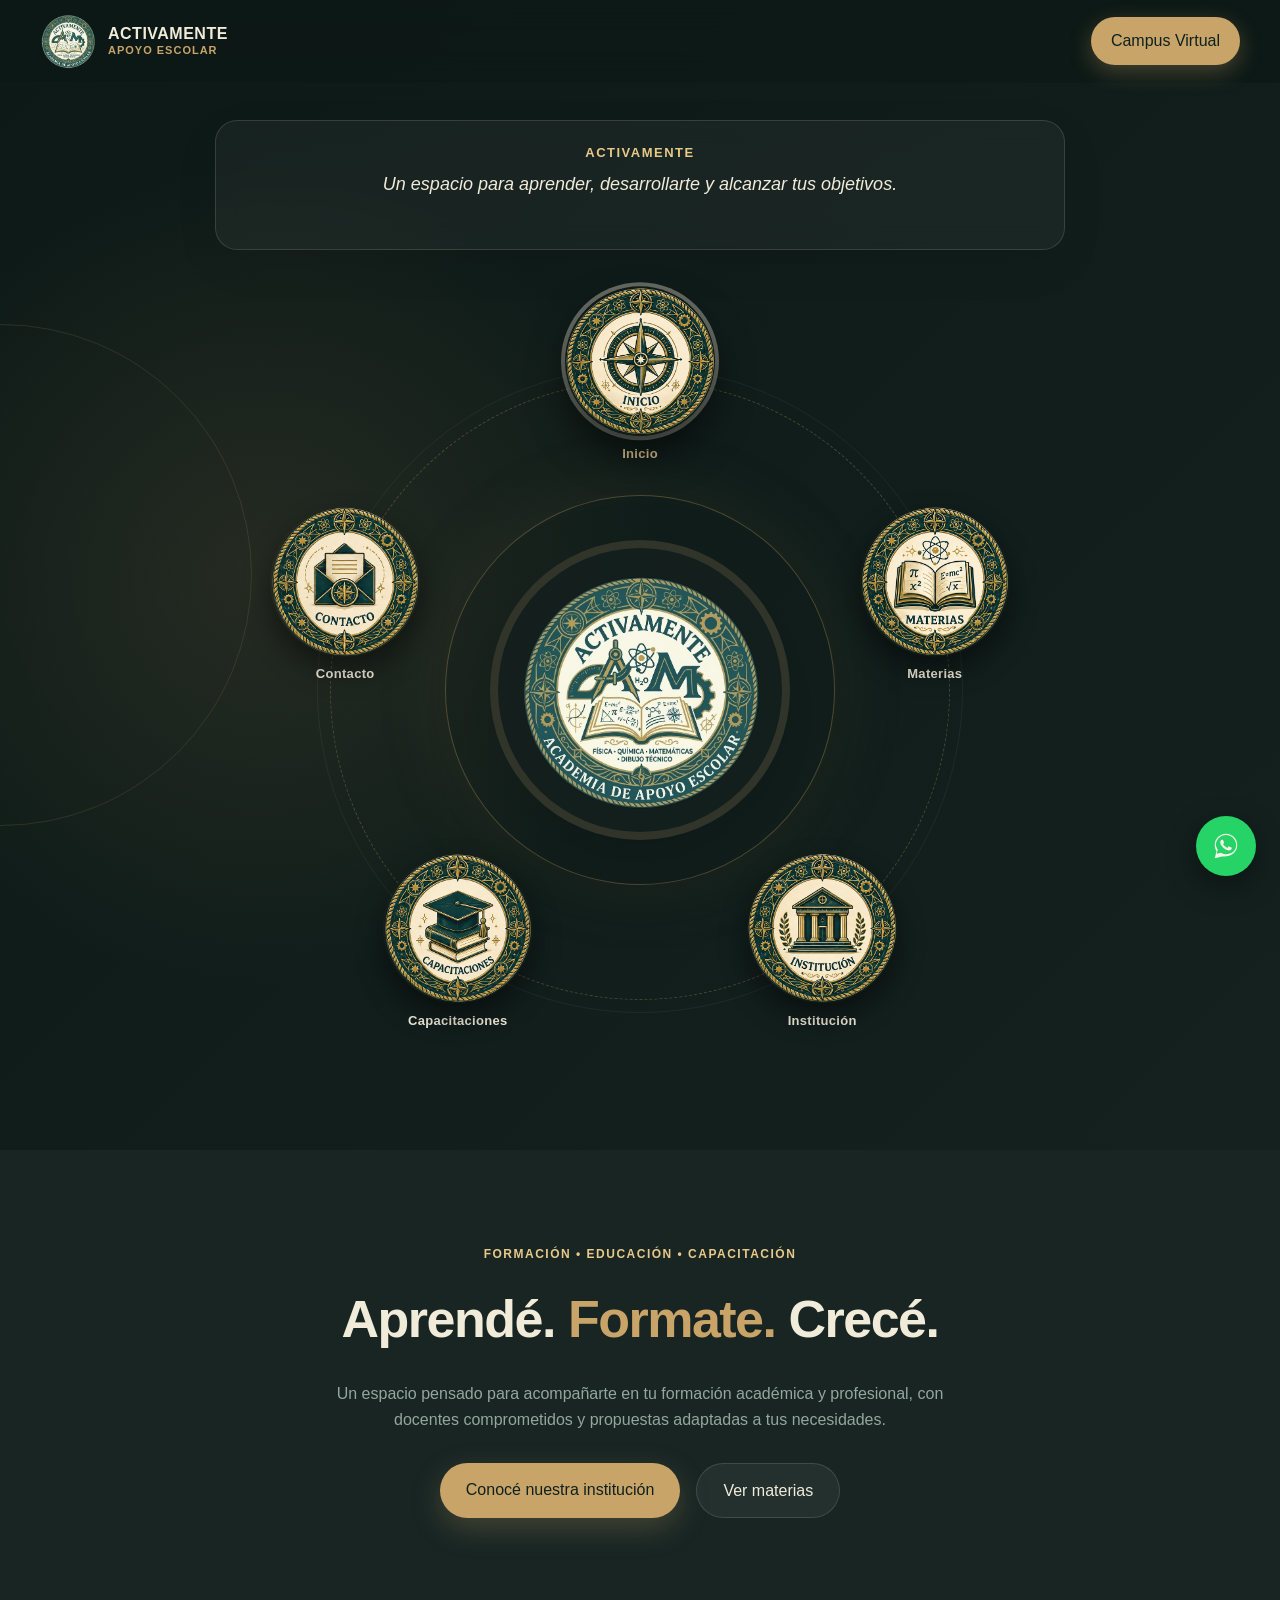
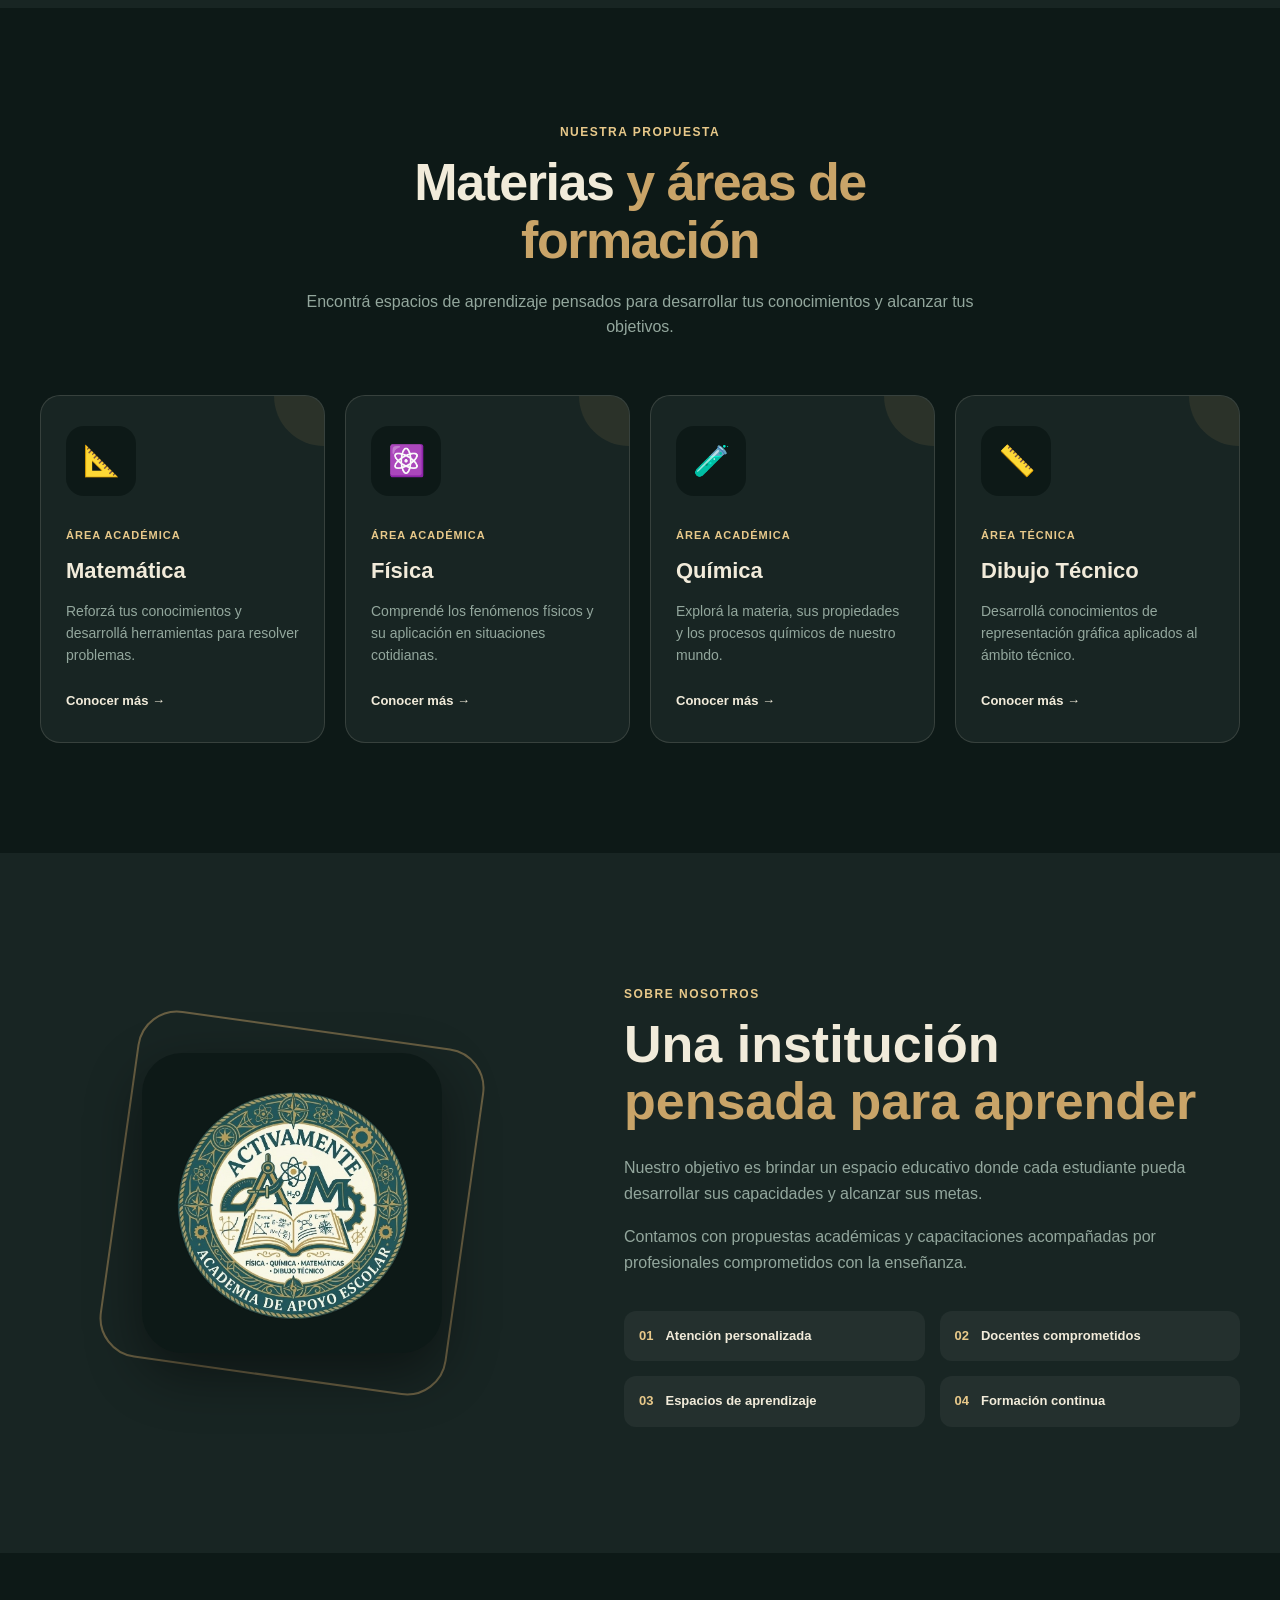
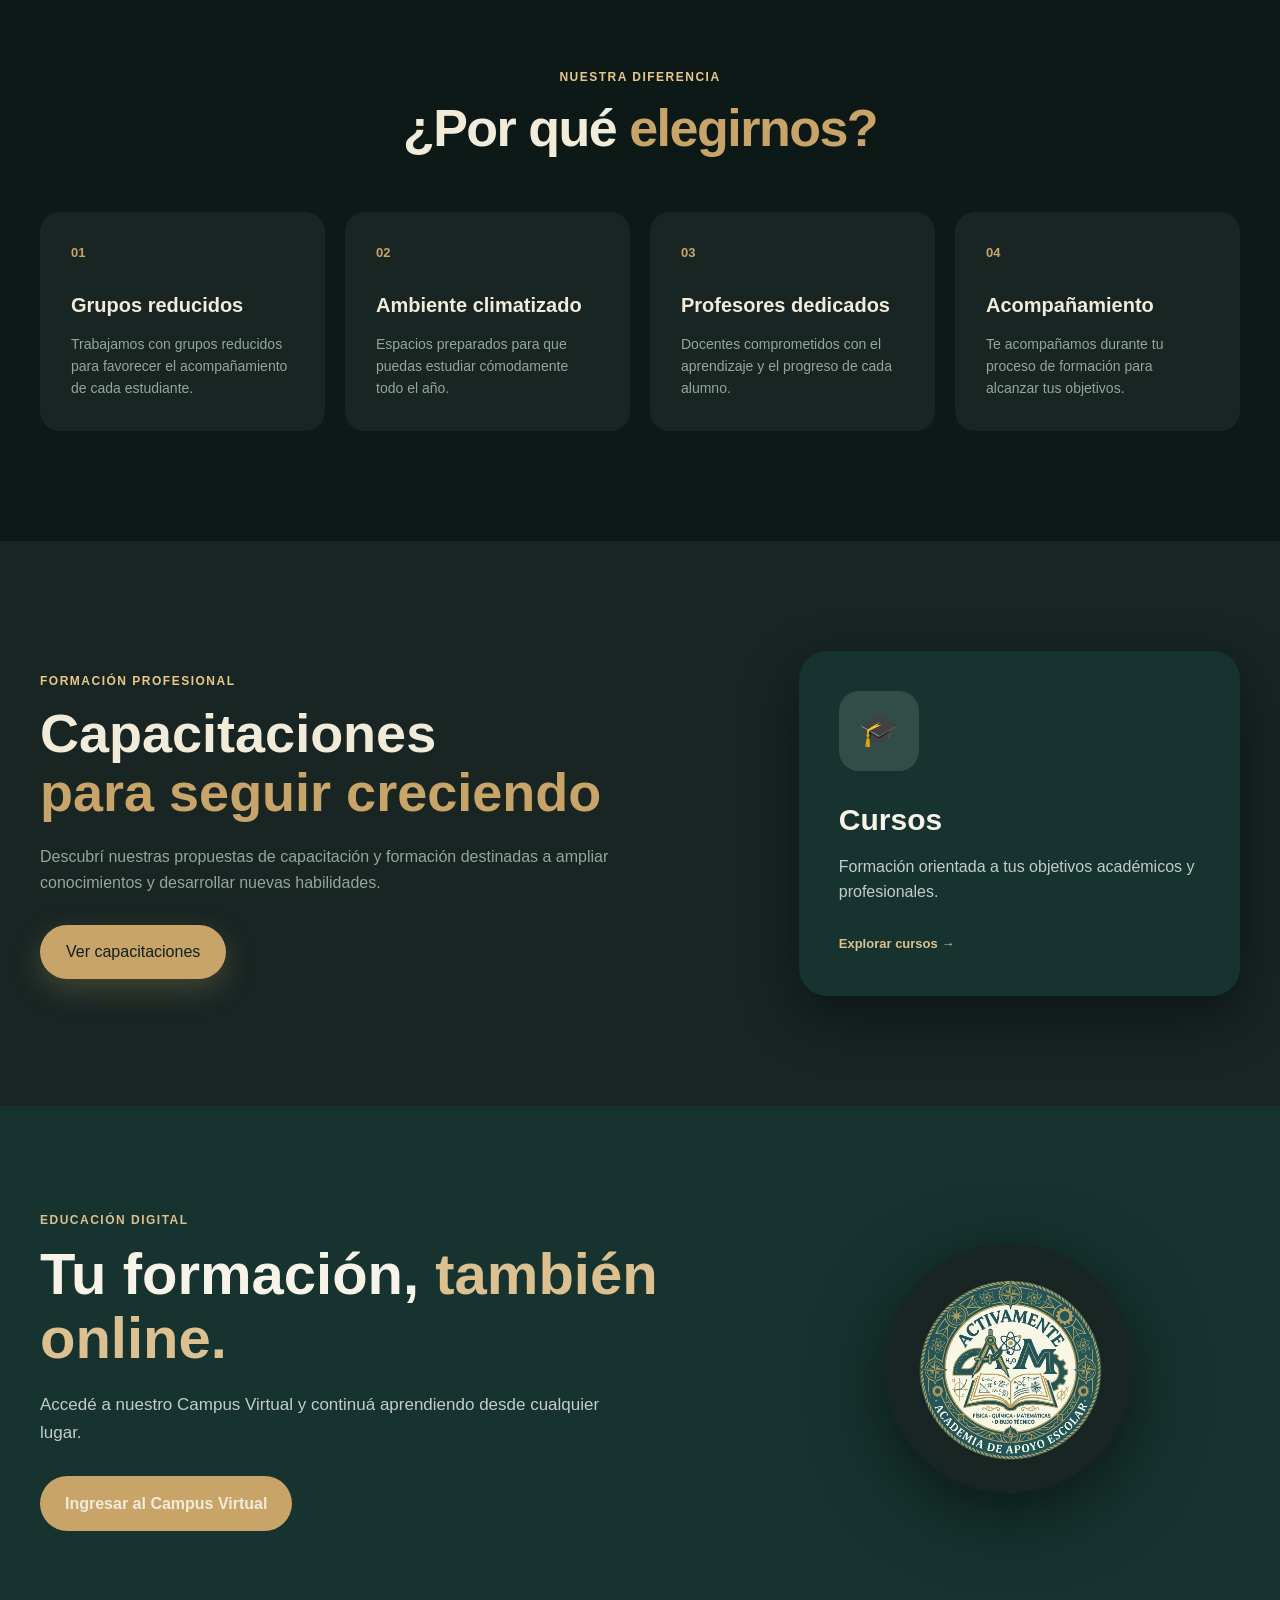
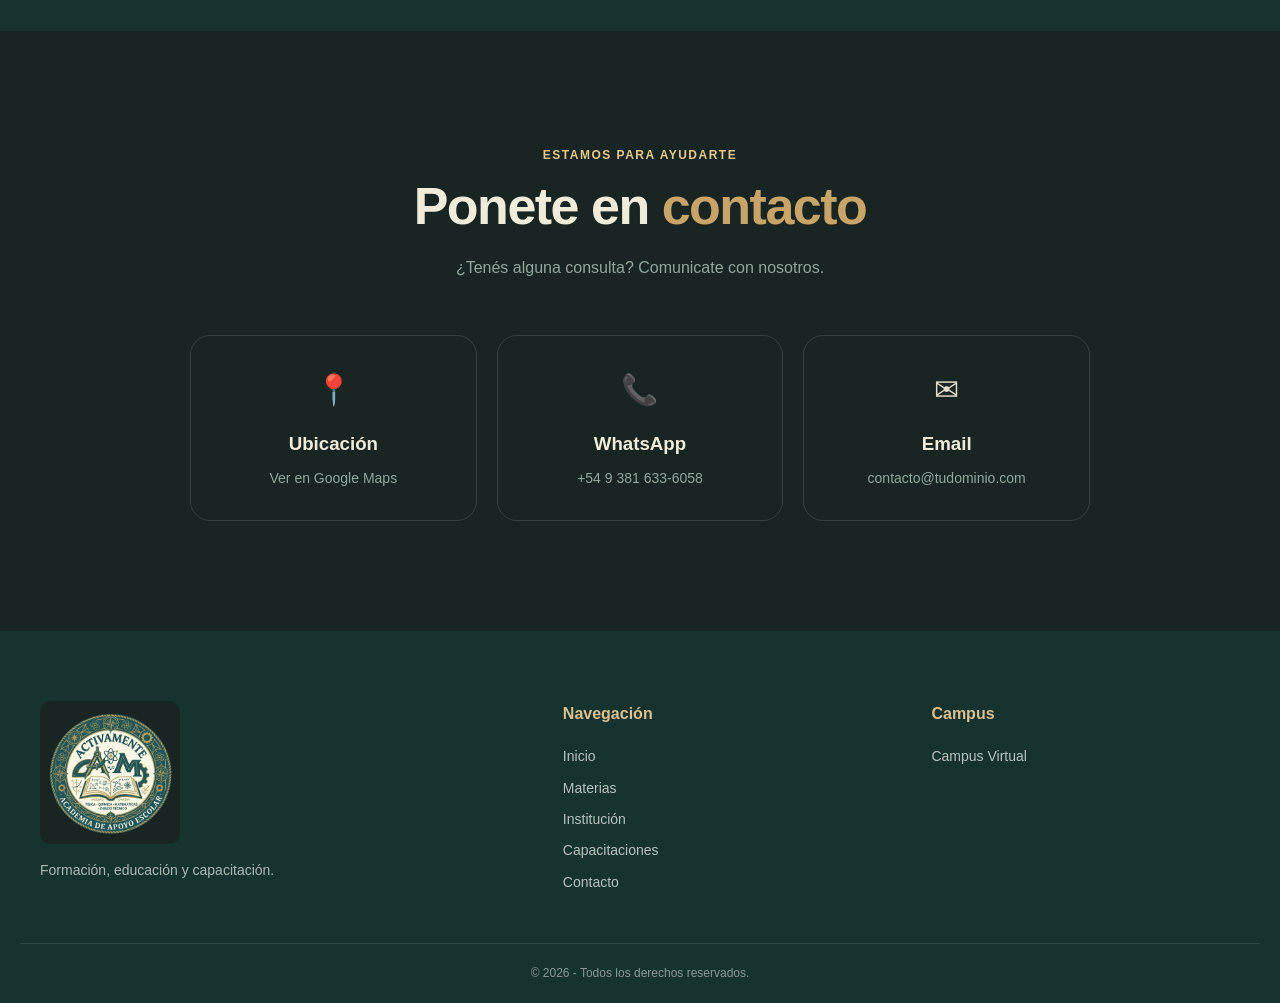
<file: index.html>
<!DOCTYPE html>
<html lang="es">
<head>
<meta charset="UTF-8">
<meta name="viewport" content="width=device-width, initial-scale=1.0">
<title>Preview paleta oscura — Academia Activamente</title>
<link rel="stylesheet" href="css/style.css">
</head>
<body>

<header class="header">
  <nav class="navbar">
    <a href="#inicio" class="logo">
      <img src="assets/logo.png" alt="Logo">
      <span class="logo-text">
        <strong>ACTIVAMENTE</strong>
        <em>Apoyo Escolar</em>
      </span>
    </a>
    <a href="https://campus.activamente.site/" class="btn-campus">Campus Virtual</a>
  </nav>
</header>

<main>
  <section class="hero" id="inicio">
      <div class="hero-subject-info" id="subjectInfo">
      <span class="subject-name" id="subjectName">ACTIVAMENTE</span>
      <p class="subject-quote" id="quoteText">Un espacio para aprender, desarrollarte y alcanzar tus objetivos.</p>
      <span class="subject-author" id="quoteAuthor"></span>
    </div>
    <div class="hero-main">
      <div class="hero-radial">
        <div class="orbit-ring"></div>
        <div class="hero-floating-logo">
          <div class="logo-orbit"></div>
          <div class="logo-container"><img id="subjectIcon" src="assets/logo.png" alt="ACTIVAMENTE"></div>
        </div>
        <div class="hero-subjects">
          <div class="orbit-item" style="--dx:0px; --dy:-310px; --dx-t:0px; --dy-t:-225px;">
            <a href="#inicio" class="orbit-link active">
              <span class="subject-button"><img src="assets/medalla-inicio.png" alt="Inicio"></span>
              <span class="subject-label">Inicio</span>
            </a>
          </div>
          <div class="orbit-item" style="--dx:294.8px; --dy:-95.8px; --dx-t:214px; --dy-t:-69.5px;">
            <a href="#materias" class="orbit-link">
              <span class="subject-button"><img src="assets/medalla-materias.png" alt="Materias"></span>
              <span class="subject-label">Materias</span>
            </a>
          </div>
          <div class="orbit-item" style="--dx:182.2px; --dy:250.8px; --dx-t:132.3px; --dy-t:182px;">
            <a href="#institucion" class="orbit-link">
              <span class="subject-button"><img src="assets/medalla-institucion.png" alt="Institución"></span>
              <span class="subject-label">Institución</span>
            </a>
          </div>
          <div class="orbit-item" style="--dx:-182.2px; --dy:250.8px; --dx-t:-132.3px; --dy-t:182px;">
            <a href="#capacitaciones" class="orbit-link">
              <span class="subject-button"><img src="assets/medalla-capacitaciones.png" alt="Capacitaciones"></span>
              <span class="subject-label">Capacitaciones</span>
            </a>
          </div>
          <div class="orbit-item" style="--dx:-294.8px; --dy:-95.8px; --dx-t:-214px; --dy-t:-69.5px;">
            <a href="#contacto" class="orbit-link">
              <span class="subject-button subject-cursos"><img src="assets/medalla-contacto.png" alt="Contacto"></span>
              <span class="subject-label">Contacto</span>
            </a>

          </div>
        </div>
      </div>
    </div>
  
  </section>


  <section class="presentation">
    <div class="presentation-container">
      <span class="section-tag">Formación • Educación • Capacitación</span>
      <h1>Aprendé. <span>Formate.</span> Crecé.</h1>
      <p>Un espacio pensado para acompañarte en tu formación académica y profesional, con docentes comprometidos y propuestas adaptadas a tus necesidades.</p>
      <div class="presentation-buttons">
        <a href="#institucion" class="btn-primary">Conocé nuestra institución</a>
        <a href="#materias" class="btn-secondary">Ver materias</a>
      </div>
    </div>
  </section>

  <section class="section materias" id="materias">
    <div class="section-header">
      <span class="section-tag">Nuestra propuesta</span>
      <h2>Materias <span>y áreas de formación</span></h2>
      <p>Encontrá espacios de aprendizaje pensados para desarrollar tus conocimientos y alcanzar tus objetivos.</p>
    </div>
    <div class="materias-grid">
      <article class="materia-card">
        <div class="materia-icon">📐</div>
        <div class="materia-content"><span>Área académica</span><h3>Matemática</h3><p>Reforzá tus conocimientos y desarrollá herramientas para resolver problemas.</p><a href="#" class="card-link">Conocer más →</a></div>
      </article>
      <article class="materia-card">
        <div class="materia-icon">⚛️</div>
        <div class="materia-content"><span>Área académica</span><h3>Física</h3><p>Comprendé los fenómenos físicos y su aplicación en situaciones cotidianas.</p><a href="#" class="card-link">Conocer más →</a></div>
      </article>
      <article class="materia-card">
        <div class="materia-icon">🧪</div>
        <div class="materia-content"><span>Área académica</span><h3>Química</h3><p>Explorá la materia, sus propiedades y los procesos químicos de nuestro mundo.</p><a href="#" class="card-link">Conocer más →</a></div>
      </article>
      <article class="materia-card">
        <div class="materia-icon">📏</div>
        <div class="materia-content"><span>Área técnica</span><h3>Dibujo Técnico</h3><p>Desarrollá conocimientos de representación gráfica aplicados al ámbito técnico.</p><a href="#" class="card-link">Conocer más →</a></div>
      </article>
    </div>
  </section>

  <section class="section institution" id="institucion">
    <div class="institution-container">
      <div class="institution-image">
        <div class="image-decoration"></div>
        <img src="assets/logo.png" alt="Nuestra institución">
      </div>
      <div class="institution-content">
        <span class="section-tag">Sobre nosotros</span>
        <h2>Una institución <span>pensada para aprender</span></h2>
        <p>Nuestro objetivo es brindar un espacio educativo donde cada estudiante pueda desarrollar sus capacidades y alcanzar sus metas.</p>
        <p>Contamos con propuestas académicas y capacitaciones acompañadas por profesionales comprometidos con la enseñanza.</p>
        <div class="institution-features">
          <div class="feature"><strong>01</strong><span>Atención personalizada</span></div>
          <div class="feature"><strong>02</strong><span>Docentes comprometidos</span></div>
          <div class="feature"><strong>03</strong><span>Espacios de aprendizaje</span></div>
          <div class="feature"><strong>04</strong><span>Formación continua</span></div>
        </div>
      </div>
    </div>
  </section>

  <section class="section why-us">
    <div class="section-header">
      <span class="section-tag">Nuestra diferencia</span>
      <h2>¿Por qué <span>elegirnos?</span></h2>
    </div>
    <div class="advantages-grid">
      <article class="advantage-card"><div class="advantage-number">01</div><h3>Grupos reducidos</h3><p>Trabajamos con grupos reducidos para favorecer el acompañamiento de cada estudiante.</p></article>
      <article class="advantage-card"><div class="advantage-number">02</div><h3>Ambiente climatizado</h3><p>Espacios preparados para que puedas estudiar cómodamente todo el año.</p></article>
      <article class="advantage-card"><div class="advantage-number">03</div><h3>Profesores dedicados</h3><p>Docentes comprometidos con el aprendizaje y el progreso de cada alumno.</p></article>
      <article class="advantage-card"><div class="advantage-number">04</div><h3>Acompañamiento</h3><p>Te acompañamos durante tu proceso de formación para alcanzar tus objetivos.</p></article>
    </div>
  </section>

  <section class="section training" id="capacitaciones">
    <div class="training-container">
      <div class="training-content">
        <span class="section-tag">Formación profesional</span>
        <h2>Capacitaciones <span>para seguir creciendo</span></h2>
        <p>Descubrí nuestras propuestas de capacitación y formación destinadas a ampliar conocimientos y desarrollar nuevas habilidades.</p>
        <a href="#" class="btn-primary">Ver capacitaciones</a>
      </div>
      <div class="training-card">
        <div class="training-icon">🎓</div>
        <h3>Cursos</h3>
        <p>Formación orientada a tus objetivos académicos y profesionales.</p>
        <a href="#" class="card-link">Explorar cursos →</a>
      </div>
    </div>
  </section>

  <section class="campus" id="campus">
    <div class="campus-container">
      <div class="campus-content">
        <span class="section-tag">Educación digital</span>
        <h2>Tu formación, <span>también online.</span></h2>
        <p>Accedé a nuestro Campus Virtual y continuá aprendiendo desde cualquier lugar.</p>
        <a href="https://campus.activamente.site/" class="btn-campus-large">Ingresar al Campus Virtual</a>
      </div>
      <div class="campus-visual"><img src="assets/logo.png" alt="Campus Virtual"></div>
    </div>
  </section>

<section class="section contact" id="contacto">

  <div class="section-header">
    <span class="section-tag">Estamos para ayudarte</span>
    <h2>Ponete en <span>contacto</span></h2>
    <p>¿Tenés alguna consulta? Comunicate con nosotros.</p>
  </div>

  <div class="contact-grid">

    <!-- UBICACIÓN -->
    <a
      href="https://maps.app.goo.gl/jRejYcKXQnDySxGA6"
      target="_blank"
      rel="noopener noreferrer"
      class="contact-item contact-item-link"
    >
      <span class="contact-icon">📍</span>
      <h3>Ubicación</h3>
      <p>Ver en Google Maps</p>
    </a>

    <!-- WHATSAPP -->
    <a
      href="https://wa.me/5493816336058?text=Hola%2C%20quiero%20más%20información%20sobre%20Academia%20Activamente"
      target="_blank"
      rel="noopener noreferrer"
      class="contact-item contact-item-link"
    >
      <span class="contact-icon">📞</span>
      <h3>WhatsApp</h3>
      <p>+54 9 381 633-6058</p>
    </a>

    <!-- EMAIL -->
    <a
      href="mailto:contacto@tudominio.com"
      class="contact-item contact-item-link"
    >
      <span class="contact-icon">✉</span>
      <h3>Email</h3>
      <p>contacto@tudominio.com</p>
    </a>

  </div>
</section>
</main>

<footer class="footer">
  <div class="footer-container">
    <div class="footer-brand">
      <img src="assets/logo.png" alt="Logo">
      <p>Formación, educación y capacitación.</p>
    </div>
    <div class="footer-links">
      <h4>Navegación</h4>
      <a href="#inicio">Inicio</a><a href="#materias">Materias</a><a href="#institucion">Institución</a><a href="#capacitaciones">Capacitaciones</a><a href="#contacto">Contacto</a>
    </div>
    <div class="footer-links">
      <h4>Campus</h4>
      <a href="#campus">Campus Virtual</a>
    </div>
  </div>
  <div class="footer-bottom"><p>© 2026 - Todos los derechos reservados.</p></div>
</footer>

<a href="https://wa.me/5493816336058?text=Hola%2C%20quiero%20más%20información%20sobre%20Academia%20Activamente"
   target="_blank" rel="noopener"
   class="whatsapp-float"
   aria-label="Escribinos por WhatsApp">
  <svg viewBox="0 0 32 32" width="30" height="30" fill="currentColor">
    <path d="M16.001 3C9.373 3 4 8.373 4 15c0 2.386.678 4.61 1.85 6.497L4 29l7.703-1.822A11.94 11.94 0 0 0 16.001 27C22.628 27 28 21.627 28 15S22.628 3 16.001 3zm0 21.818a9.77 9.77 0 0 1-4.98-1.36l-.357-.212-4.573 1.082 1.104-4.46-.233-.367A9.78 9.78 0 0 1 5.182 15c0-5.964 4.854-10.818 10.819-10.818S26.818 9.036 26.818 15 21.965 24.818 16.001 24.818zm5.5-7.377c-.301-.15-1.782-.879-2.058-.98-.276-.1-.477-.15-.678.15-.2.301-.778.98-.954 1.181-.176.2-.351.226-.652.075-.301-.15-1.27-.468-2.42-1.492-.895-.798-1.5-1.783-1.676-2.084-.176-.301-.019-.464.132-.614.135-.135.301-.351.452-.527.15-.176.2-.301.301-.502.1-.2.05-.376-.025-.527-.075-.15-.678-1.635-.929-2.24-.245-.588-.494-.508-.678-.517l-.577-.01c-.2 0-.527.075-.803.376-.276.301-1.054 1.03-1.054 2.512s1.079 2.914 1.229 3.115c.15.2 2.123 3.243 5.146 4.548.719.31 1.28.495 1.718.634.722.23 1.379.198 1.898.12.579-.087 1.782-.729 2.033-1.432.251-.703.251-1.306.176-1.432-.075-.125-.276-.2-.577-.35z"/>
  </svg>
</a>

<script src="js/main.js"></script>

</body>
</html>
</file>
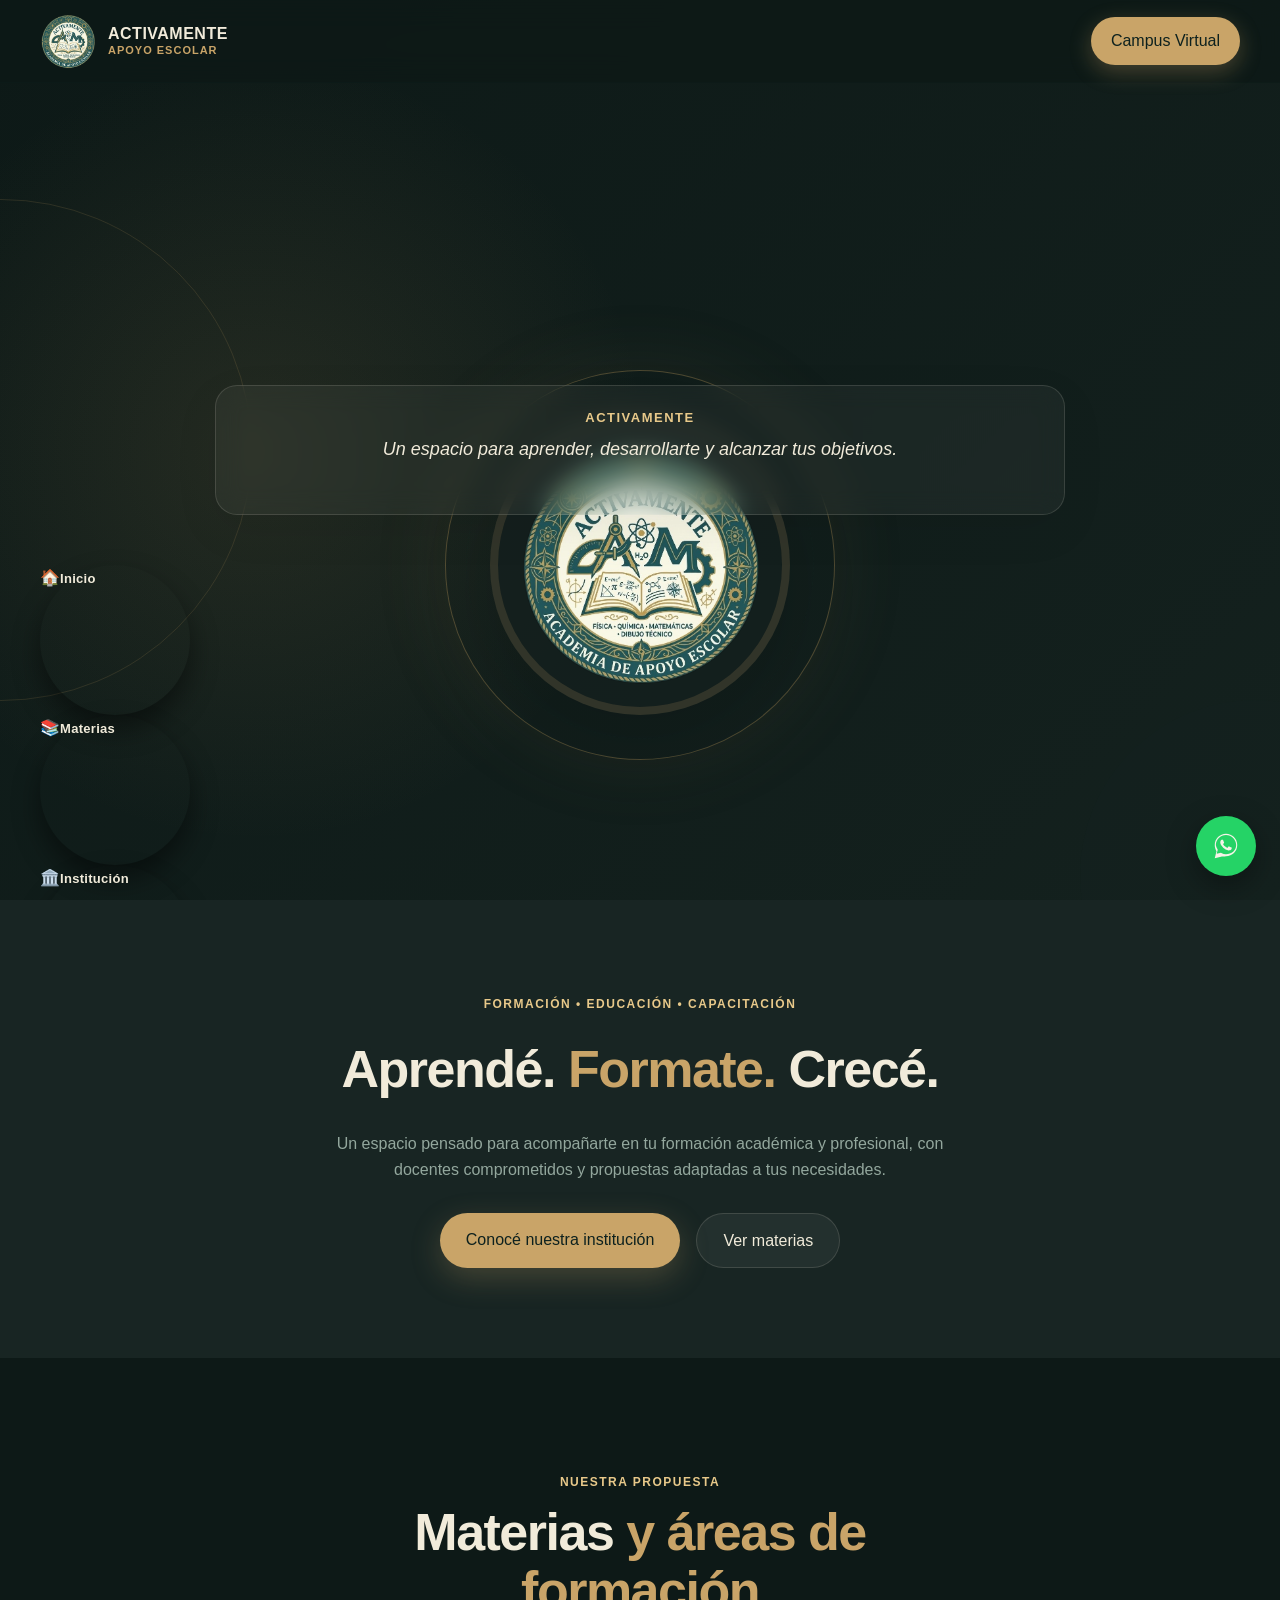
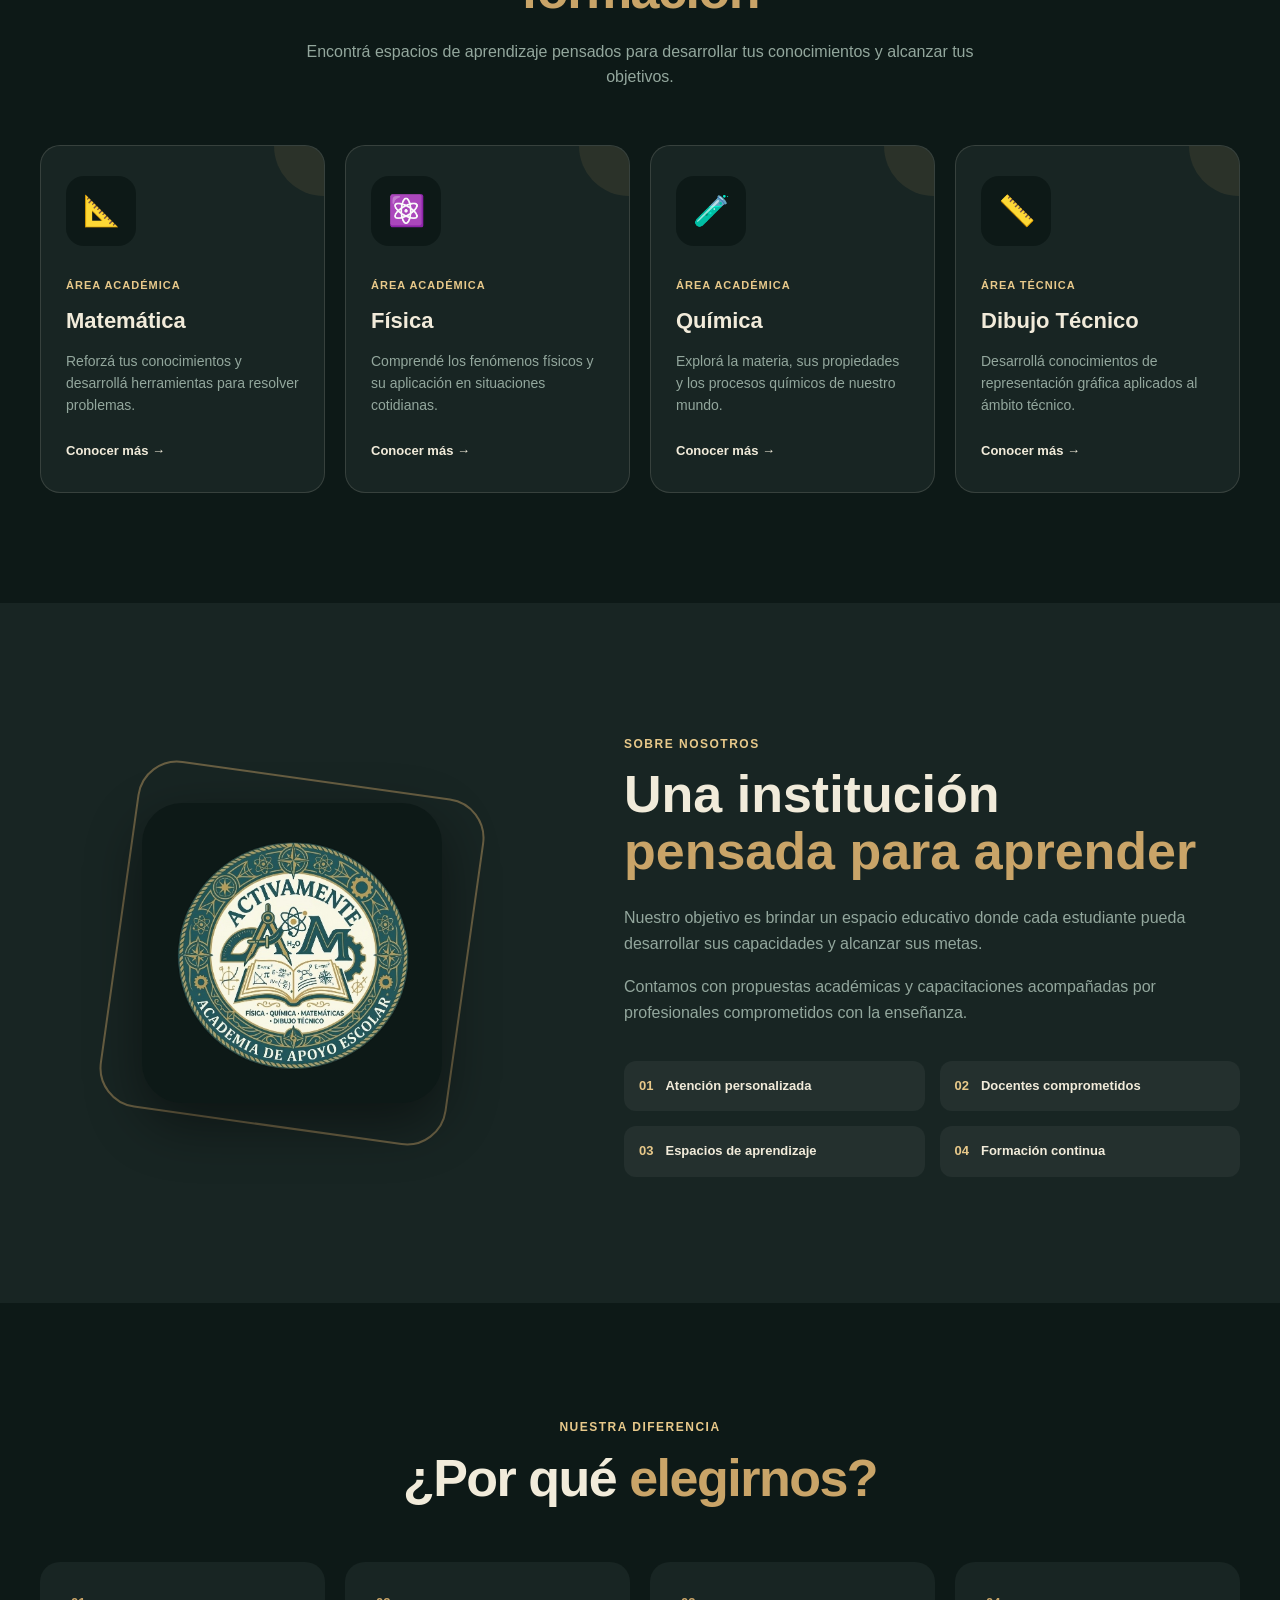
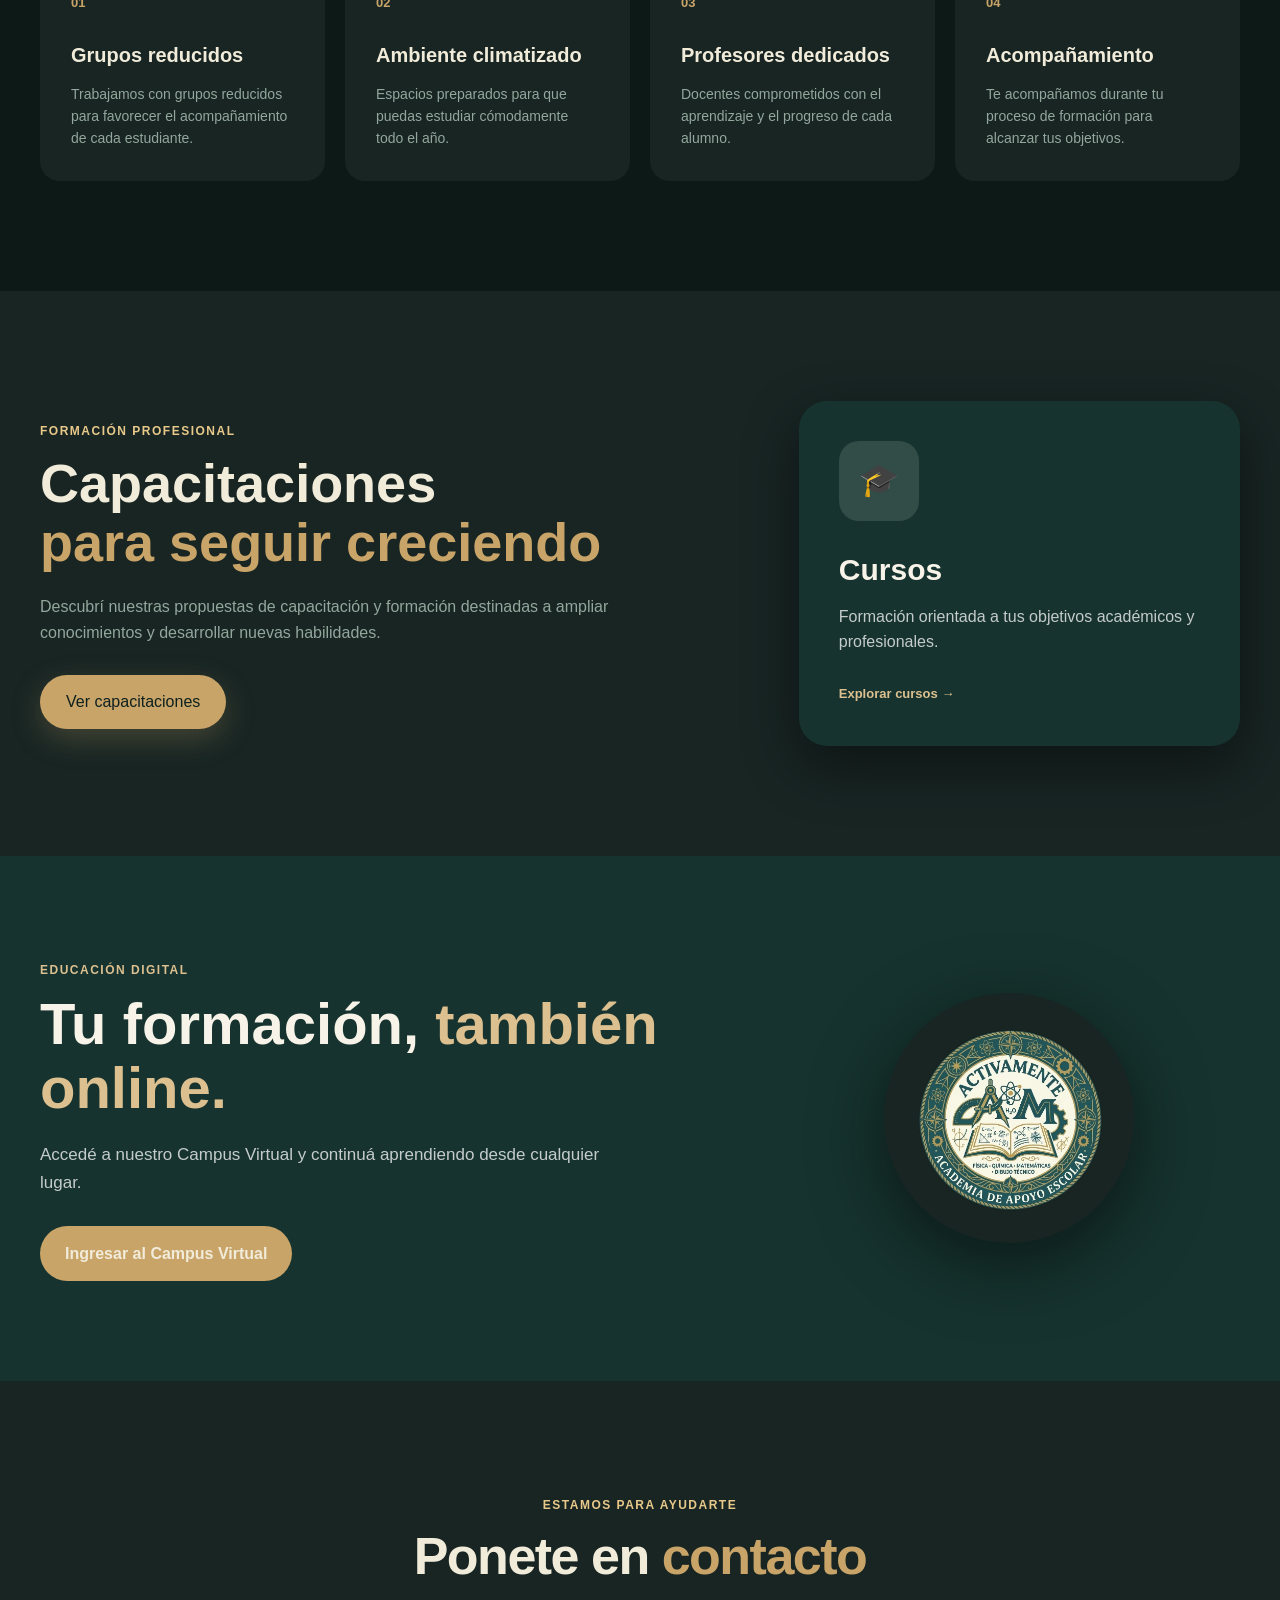
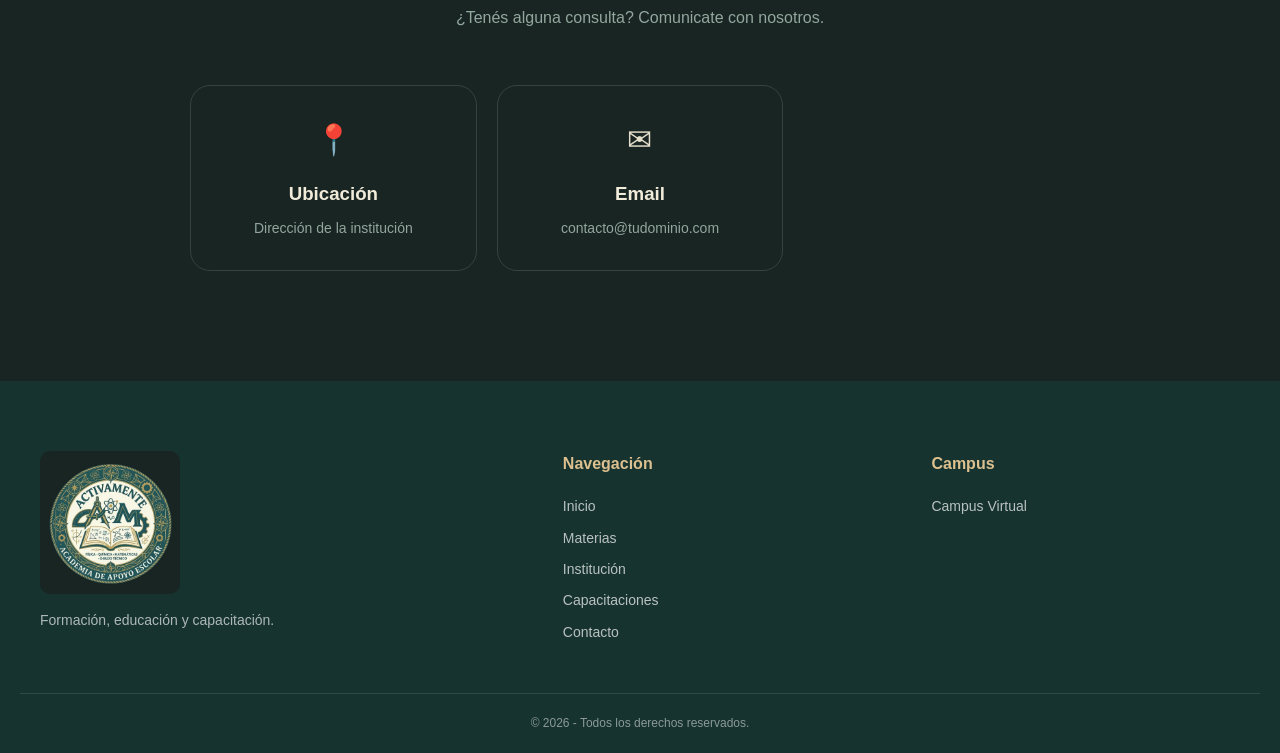
<file: index2.html>
<!DOCTYPE html>
<html lang="es">
<head>
<meta charset="UTF-8">
<meta name="viewport" content="width=device-width, initial-scale=1.0">
<title>Preview paleta oscura — Academia Activamente</title>
<link rel="stylesheet" href="css/style.css">
</head>
<body>

<header class="header">
  <nav class="navbar">
    <a href="#inicio" class="logo">
      <img src="assets/logo.png" alt="Logo">
      <span class="logo-text">
        <strong>ACTIVAMENTE</strong>
        <em>Apoyo Escolar</em>
      </span>
    </a>
    <a href="https://campus.activamente.site/" class="btn-campus">Campus Virtual</a>
  </nav>
</header>

<main>
  <section class="hero" id="inicio">
     <div class="hero-subject-info" id="subjectInfo">
      <span class="subject-name" id="subjectName">ACTIVAMENTE</span>
      <p class="subject-quote" id="quoteText">Un espacio para aprender, desarrollarte y alcanzar tus objetivos.</p>
      <span class="subject-author" id="quoteAuthor"></span>
    </div>
    <div class="hero-main">
      <div class="hero-floating-logo">
        <div class="logo-orbit"></div>
        <div class="logo-container"><img id="subjectIcon" src="assets/logo.png" alt="ACTIVAMENTE"></div>
      </div>
      <div class="hero-subjects">
        <a href="#inicio" class="subject-button active">
          <span class="subject-icon">🏠</span><span class="subject-label">Inicio</span>
        </a>
        <a href="#materias" class="subject-button">
          <span class="subject-icon">📚</span><span class="subject-label">Materias</span>
        </a>
        <a href="#institucion" class="subject-button">
          <span class="subject-icon">🏛️</span><span class="subject-label">Institución</span>
        </a>
        <a href="#capacitaciones" class="subject-button">
          <span class="subject-icon">🎓</span><span class="subject-label">Capacitaciones</span>
        </a>
        <a href="#contacto" class="subject-button subject-cursos">
          <span class="subject-icon">✉️</span><span class="subject-label">Contacto</span>
        </a>
      </div>
    </div>
   
  </section>


  <section class="presentation">
    <div class="presentation-container">
      <span class="section-tag">Formación • Educación • Capacitación</span>
      <h1>Aprendé. <span>Formate.</span> Crecé.</h1>
      <p>Un espacio pensado para acompañarte en tu formación académica y profesional, con docentes comprometidos y propuestas adaptadas a tus necesidades.</p>
      <div class="presentation-buttons">
        <a href="#institucion" class="btn-primary">Conocé nuestra institución</a>
        <a href="#materias" class="btn-secondary">Ver materias</a>
      </div>
    </div>
  </section>

  <section class="section materias" id="materias">
    <div class="section-header">
      <span class="section-tag">Nuestra propuesta</span>
      <h2>Materias <span>y áreas de formación</span></h2>
      <p>Encontrá espacios de aprendizaje pensados para desarrollar tus conocimientos y alcanzar tus objetivos.</p>
    </div>
    <div class="materias-grid">
      <article class="materia-card">
        <div class="materia-icon">📐</div>
        <div class="materia-content"><span>Área académica</span><h3>Matemática</h3><p>Reforzá tus conocimientos y desarrollá herramientas para resolver problemas.</p><a href="#" class="card-link">Conocer más →</a></div>
      </article>
      <article class="materia-card">
        <div class="materia-icon">⚛️</div>
        <div class="materia-content"><span>Área académica</span><h3>Física</h3><p>Comprendé los fenómenos físicos y su aplicación en situaciones cotidianas.</p><a href="#" class="card-link">Conocer más →</a></div>
      </article>
      <article class="materia-card">
        <div class="materia-icon">🧪</div>
        <div class="materia-content"><span>Área académica</span><h3>Química</h3><p>Explorá la materia, sus propiedades y los procesos químicos de nuestro mundo.</p><a href="#" class="card-link">Conocer más →</a></div>
      </article>
      <article class="materia-card">
        <div class="materia-icon">📏</div>
        <div class="materia-content"><span>Área técnica</span><h3>Dibujo Técnico</h3><p>Desarrollá conocimientos de representación gráfica aplicados al ámbito técnico.</p><a href="#" class="card-link">Conocer más →</a></div>
      </article>
    </div>
  </section>

  <section class="section institution" id="institucion">
    <div class="institution-container">
      <div class="institution-image">
        <div class="image-decoration"></div>
        <img src="assets/logo.png" alt="Nuestra institución">
      </div>
      <div class="institution-content">
        <span class="section-tag">Sobre nosotros</span>
        <h2>Una institución <span>pensada para aprender</span></h2>
        <p>Nuestro objetivo es brindar un espacio educativo donde cada estudiante pueda desarrollar sus capacidades y alcanzar sus metas.</p>
        <p>Contamos con propuestas académicas y capacitaciones acompañadas por profesionales comprometidos con la enseñanza.</p>
        <div class="institution-features">
          <div class="feature"><strong>01</strong><span>Atención personalizada</span></div>
          <div class="feature"><strong>02</strong><span>Docentes comprometidos</span></div>
          <div class="feature"><strong>03</strong><span>Espacios de aprendizaje</span></div>
          <div class="feature"><strong>04</strong><span>Formación continua</span></div>
        </div>
      </div>
    </div>
  </section>

  <section class="section why-us">
    <div class="section-header">
      <span class="section-tag">Nuestra diferencia</span>
      <h2>¿Por qué <span>elegirnos?</span></h2>
    </div>
    <div class="advantages-grid">
      <article class="advantage-card"><div class="advantage-number">01</div><h3>Grupos reducidos</h3><p>Trabajamos con grupos reducidos para favorecer el acompañamiento de cada estudiante.</p></article>
      <article class="advantage-card"><div class="advantage-number">02</div><h3>Ambiente climatizado</h3><p>Espacios preparados para que puedas estudiar cómodamente todo el año.</p></article>
      <article class="advantage-card"><div class="advantage-number">03</div><h3>Profesores dedicados</h3><p>Docentes comprometidos con el aprendizaje y el progreso de cada alumno.</p></article>
      <article class="advantage-card"><div class="advantage-number">04</div><h3>Acompañamiento</h3><p>Te acompañamos durante tu proceso de formación para alcanzar tus objetivos.</p></article>
    </div>
  </section>

  <section class="section training" id="capacitaciones">
    <div class="training-container">
      <div class="training-content">
        <span class="section-tag">Formación profesional</span>
        <h2>Capacitaciones <span>para seguir creciendo</span></h2>
        <p>Descubrí nuestras propuestas de capacitación y formación destinadas a ampliar conocimientos y desarrollar nuevas habilidades.</p>
        <a href="#" class="btn-primary">Ver capacitaciones</a>
      </div>
      <div class="training-card">
        <div class="training-icon">🎓</div>
        <h3>Cursos</h3>
        <p>Formación orientada a tus objetivos académicos y profesionales.</p>
        <a href="#" class="card-link">Explorar cursos →</a>
      </div>
    </div>
  </section>

  <section class="campus" id="campus">
    <div class="campus-container">
      <div class="campus-content">
        <span class="section-tag">Educación digital</span>
        <h2>Tu formación, <span>también online.</span></h2>
        <p>Accedé a nuestro Campus Virtual y continuá aprendiendo desde cualquier lugar.</p>
        <a href="https://campus.activamente.site/" class="btn-campus-large">Ingresar al Campus Virtual</a>
      </div>
      <div class="campus-visual"><img src="assets/logo.png" alt="Campus Virtual"></div>
    </div>
  </section>

  <section class="section contact" id="contacto">
    <div class="section-header">
      <span class="section-tag">Estamos para ayudarte</span>
      <h2>Ponete en <span>contacto</span></h2>
      <p>¿Tenés alguna consulta? Comunicate con nosotros.</p>
    </div>
    <div class="contact-grid">
      <div class="contact-item"><span class="contact-icon">📍</span><h3>Ubicación</h3><p>Dirección de la institución</p></div>
      <!-- <a href="https://wa.me/5493816336058?text=Hola%2C%20quiero%20más%20información%20sobre%20Academia%20Activamente" target="_blank" rel="noopener" class="contact-item contact-item-link"><span class="contact-icon">📞</span><h3>WhatsApp</h3><p>+54 9 381 633-6058</p></a> -->
      <div class="contact-item"><span class="contact-icon">✉</span><h3>Email</h3><p>contacto@tudominio.com</p></div>
    </div>
  </section>
</main>

<footer class="footer">
  <div class="footer-container">
    <div class="footer-brand">
      <img src="assets/logo.png" alt="Logo">
      <p>Formación, educación y capacitación.</p>
    </div>
    <div class="footer-links">
      <h4>Navegación</h4>
      <a href="#inicio">Inicio</a><a href="#materias">Materias</a><a href="#institucion">Institución</a><a href="#capacitaciones">Capacitaciones</a><a href="#contacto">Contacto</a>
    </div>
    <div class="footer-links">
      <h4>Campus</h4>
      <a href="#campus">Campus Virtual</a>
    </div>
  </div>
  <div class="footer-bottom"><p>© 2026 - Todos los derechos reservados.</p></div>
</footer>

<a href="https://wa.me/5493816336058?text=Hola%2C%20quiero%20más%20información%20sobre%20Academia%20Activamente"
   target="_blank" rel="noopener"
   class="whatsapp-float"
   aria-label="Escribinos por WhatsApp">
  <svg viewBox="0 0 32 32" width="30" height="30" fill="currentColor">
    <path d="M16.001 3C9.373 3 4 8.373 4 15c0 2.386.678 4.61 1.85 6.497L4 29l7.703-1.822A11.94 11.94 0 0 0 16.001 27C22.628 27 28 21.627 28 15S22.628 3 16.001 3zm0 21.818a9.77 9.77 0 0 1-4.98-1.36l-.357-.212-4.573 1.082 1.104-4.46-.233-.367A9.78 9.78 0 0 1 5.182 15c0-5.964 4.854-10.818 10.819-10.818S26.818 9.036 26.818 15 21.965 24.818 16.001 24.818zm5.5-7.377c-.301-.15-1.782-.879-2.058-.98-.276-.1-.477-.15-.678.15-.2.301-.778.98-.954 1.181-.176.2-.351.226-.652.075-.301-.15-1.27-.468-2.42-1.492-.895-.798-1.5-1.783-1.676-2.084-.176-.301-.019-.464.132-.614.135-.135.301-.351.452-.527.15-.176.2-.301.301-.502.1-.2.05-.376-.025-.527-.075-.15-.678-1.635-.929-2.24-.245-.588-.494-.508-.678-.517l-.577-.01c-.2 0-.527.075-.803.376-.276.301-1.054 1.03-1.054 2.512s1.079 2.914 1.229 3.115c.15.2 2.123 3.243 5.146 4.548.719.31 1.28.495 1.718.634.722.23 1.379.198 1.898.12.579-.087 1.782-.729 2.033-1.432.251-.703.251-1.306.176-1.432-.075-.125-.276-.2-.577-.35z"/>
  </svg>
</a>

<script src="js/main.js"></script>

</body>
</html>
</file>
<file: css/style.css>
:root {
    /* Fondo casi negro-verdoso, como el anillo exterior del sello */
    --color-bg: #0D1917;
    --color-bg-soft: #14211E;
    --color-surface: #182523;

    /* Verde petróleo — ahora usado para bloques sólidos (footer, campus, botones) */
    --color-primary: #16332F;
    --color-primary-dark: #0D211E;
    --color-primary-light: #2C5049;

    /* Bronce, único acento brillante */
    --color-accent: #C9A468;
    --color-accent-dark: #E8C98A;
    --color-accent-light: #DCC08F;

    /* Texto */
    --color-heading: #F1EBDA;
    --color-white: #F7F3E8;
    --color-text: #E4DECB;
    --color-text-light: #93A79D;
    --color-border: rgba(241, 235, 218, 0.14);

    --radius-medium: 20px;
    --radius-large: 28px;
    --transition: all 0.35s ease;
    --container-width: 1200px;

    --shadow-soft:
        0 15px 40px rgba(0, 0, 0, 0.35);

    --shadow-medium:
        0 20px 55px rgba(0, 0, 0, 0.45);
}

/* =========================================================
   RESET
========================================================= */

* {
    margin: 0;
    padding: 0;
    box-sizing: border-box;
}

html {
    scroll-behavior: smooth;
}

body {
    font-family: "Segoe UI", Roboto, Arial, sans-serif;
    background: var(--color-bg);
    color: var(--color-text);
    line-height: 1.6;
    overflow-x: hidden;
}

img {
    max-width: 100%;
    display: block;
}

a {
    text-decoration: none;
    color: inherit;
}

ul {
    list-style: none;
}

button {
    font-family: inherit;
}

.container {
    width: min(calc(100% - 40px), var(--container-width));
    margin-inline: auto;
}

/* =========================================================
   HEADER
========================================================= */

.header {
    position: fixed;
    top: 0;
    left: 0;
    width: 100%;
    z-index: 1000;
    background: rgba(13, 25, 23, 0.85);
    backdrop-filter: blur(15px);
    -webkit-backdrop-filter: blur(15px);
    border-bottom: 1px solid rgba(22, 51, 47, 0.08);
    transition: var(--transition);
}

.navbar {
    width: min(calc(100% - 40px), var(--container-width));
    height: 82px;
    margin-inline: auto;
    display: flex;
    align-items: center;
    justify-content: space-between;
    gap: 30px;
}

.logo {
    display: flex;
    align-items: center;
    gap: 12px;
    flex-shrink: 0;
}

.logo img {
    width: 56px;
    height: 56px;
    object-fit: contain;
    border-radius: 50%;
    transition: var(--transition);
}

.logo:hover img {
    transform: scale(1.03);
}

.logo-text {
    display: flex;
    flex-direction: column;
    line-height: 1.25;
}

.logo-text strong {
    color: var(--color-heading);
    font-size: 16px;
    font-weight: 800;
    letter-spacing: 0.5px;
}

.logo-text em {
    color: var(--color-accent);
    font-size: 11px;
    font-weight: 600;
    font-style: normal;
    letter-spacing: 1px;
    text-transform: uppercase;
}

.btn-campus {
    margin-left: 8px;
    padding: 11px 20px !important;
    border-radius: 50px;
    background: var(--color-accent);
    color: var(--color-primary-dark) !important;
    box-shadow: 0 7px 22px rgba(201, 164, 104, 0.30);
    transition: var(--transition);
}

.btn-campus:hover {
    background: var(--color-accent-dark);
    color: var(--color-primary-dark) !important;
    transform: translateY(-2px);
    box-shadow: 0 10px 28px rgba(201, 164, 104, 0.4);
}

/* =========================================================
   HERO
========================================================= */

.hero {
    position: relative;
    min-height: 100vh;
    padding: 120px 40px 70px;
    display: flex;
    flex-direction: column;
    justify-content: center;
    gap: 50px;
    overflow: hidden;
    background:
        radial-gradient(circle at 20% 50%, rgba(169, 138, 84, 0.14), transparent 35%),
        linear-gradient(135deg, var(--color-bg) 0%, var(--color-bg-soft) 100%);
}

.hero::before {
    content: "";
    position: absolute;
    width: 500px;
    height: 500px;
    border-radius: 50%;
    border: 1px solid rgba(169, 138, 84, 0.18);
    left: -250px;
    top: 50%;
    transform: translateY(-50%);
    pointer-events: none;
}

.hero::after {
    content: "";
    position: absolute;
    width: 350px;
    height: 350px;
    border-radius: 50%;
    background: rgba(22, 51, 47, 0.05);
    right: -150px;
    bottom: -150px;
    pointer-events: none;
}

.hero-main {
    position: relative;
    z-index: 2;
    width: min(1200px, 100%);
    margin: 0 auto;
    display: flex;
    justify-content: center;
}

.hero-radial {
    position: relative;
    width: min(760px, 100%);
    height: 780px;
    transform-origin: center top;
}

@media (min-width: 951px) and (max-height: 820px) {
    .hero-radial { transform: scale(0.82); }
}

@media (min-width: 951px) and (max-height: 680px) {
    .hero-radial { transform: scale(0.68); }
}

.hero-floating-logo {
    position: absolute;
    top: 50%;
    left: 50%;
    transform: translate(-50%, -50%);
    width: 430px;
    height: 430px;
    display: flex;
    align-items: center;
    justify-content: center;
    animation: floatingLogo 6s ease-in-out infinite;
}

.logo-orbit {
    position: absolute;
    width: 390px;
    height: 390px;
    border-radius: 50%;
    border: 1px solid rgba(169, 138, 84, 0.4);
    transform: rotate(-15deg);
    box-shadow: 0 0 80px rgba(169, 138, 84, 0.10);
}

.logo-orbit::before {
    content: "";
    position: absolute;
    inset: 20px;
    border-radius: 50%;
    border: 1px dashed rgba(22, 51, 47, 0.14);
}

.logo-container {
    position: relative;
    z-index: 3;
    width: 300px;
    height: 300px;
    display: flex;
    align-items: center;
    justify-content: center;
    padding: 20px;
    border-radius: 50%;
    background: rgba(20, 32, 30, 0.9);
    border: 8px solid rgba(169, 138, 84, 0.2);
    box-shadow: 0 25px 70px rgba(0, 0, 0, 0.15);
    transition: transform .4s ease, box-shadow .4s ease;
}

.logo-container:hover {
    transform: scale(1.04);
    box-shadow: 0 30px 80px rgba(0, 0, 0, 0.20);
}

.logo-container img {
    width: 100%;
    height: 100%;
    object-fit: contain;
    transition: opacity .25s ease, transform .35s ease;
}

@keyframes floatingLogo {
    0%, 100% { transform: translate(-50%, -50%); }
    50% { transform: translate(-50%, calc(-50% - 12px)); }
}

.orbit-ring {
    position: absolute;
    top: 50%;
    left: 50%;
    width: 620px;
    height: 620px;
    transform: translate(-50%, -50%);
    border-radius: 50%;
    border: 1px dashed rgba(169, 138, 84, 0.35);
    pointer-events: none;
}

.orbit-ring::before {
    content: "";
    position: absolute;
    inset: -14px;
    border-radius: 50%;
    border: 1px solid rgba(233, 227, 210, 0.06);
}

.hero-subjects {
    position: absolute;
    inset: 0;
}

.orbit-item {
    position: absolute;
    top: 50%;
    left: 50%;
    transform: translate(calc(-50% + var(--dx)), calc(-50% + var(--dy)));
}

.orbit-link {
    display: flex;
    flex-direction: column;
    align-items: center;
    gap: 10px;
    text-decoration: none;
    cursor: pointer;
    transition: var(--transition);
}

.orbit-link:hover {
    transform: translateY(-8px);
}

.orbit-link:active {
    transform: translateY(-2px) scale(0.97);
}

.orbit-link.active {
    transform: translateY(-6px);
}

.subject-button {
    position: relative;
    width: 150px;
    height: 150px;
    border-radius: 50%;
    display: block;
    box-shadow: 0 14px 28px rgba(0, 0, 0, 0.45);
    transition: var(--transition);
}

.subject-button img {
    width: 100%;
    height: 100%;
    object-fit: contain;
    border-radius: 50%;
    display: block;
}

.orbit-link:hover .subject-button {
    box-shadow: 0 22px 38px rgba(0, 0, 0, 0.55), 0 0 0 4px rgba(201, 164, 104, 0.35);
}

.orbit-link.active .subject-button {
    box-shadow: 0 20px 36px rgba(0, 0, 0, 0.5), 0 0 0 4px rgba(233, 227, 210, 0.4);
}

.subject-label {
    font-size: 13px;
    font-weight: 700;
    color: var(--color-heading);
    text-align: center;
    line-height: 1.2;
    letter-spacing: 0.3px;
}

.orbit-link.active .subject-label,
.orbit-link:hover .subject-label {
    color: var(--color-accent-light);
}

.hero-subject-info {
    position: relative;
    z-index: 3;
    width: min(850px, calc(100% - 30px));
    min-height: 130px;
    margin: 0 auto;
    padding: 22px 30px;
    text-align: center;
    border-radius: 22px;
    background: rgba(255, 255, 255, 0.045);
    border: 1px solid var(--color-border);
    backdrop-filter: blur(12px);
    box-shadow: 0 15px 45px rgba(0, 0, 0, 0.07);
    transition: opacity .3s ease, transform .3s ease;
}

.subject-name {
    display: block;
    margin-bottom: 7px;
    color: var(--color-accent-dark);
    font-size: 13px;
    font-weight: 800;
    letter-spacing: 1.5px;
    text-transform: uppercase;
}

.subject-quote {
    display: block;
    margin: 0 auto;
    max-width: 700px;
    color: var(--color-heading);
    font-size: 18px;
    line-height: 1.5;
    font-style: italic;
}

.subject-author {
    display: block;
    margin-top: 8px;
    color: var(--color-text-light);
    font-size: 13px;
    font-weight: 600;
}

.hero-subject-info.changing { opacity: 0; transform: translateY(8px); }
.logo-container.changing img { opacity: 0; transform: scale(.75) rotate(-8deg); }

/* =========================================================
   PRESENTACIÓN
========================================================= */

.presentation { padding: 90px 20px; background: var(--color-surface); }
.presentation-container { width: min(calc(100% - 20px), 900px); margin-inline: auto; text-align: center; }
.presentation .section-tag { display: inline-block; margin-bottom: 14px; color: var(--color-accent-dark); font-size: 12px; font-weight: 800; letter-spacing: 1.5px; text-transform: uppercase; }
.presentation h1 { font-size: clamp(34px, 5vw, 52px); color: var(--color-heading); letter-spacing: -1.5px; margin-bottom: 20px; }
.presentation h1 span { color: var(--color-accent); }
.presentation p { max-width: 640px; margin: 0 auto 30px; color: var(--color-text-light); }
.presentation-buttons { display: flex; justify-content: center; gap: 16px; flex-wrap: wrap; }

.btn-primary { padding: 14px 26px; border-radius: 50px; background: var(--color-accent); color: var(--color-primary-dark); box-shadow: 0 10px 30px rgba(201, 164, 104, 0.25); transition: var(--transition); display: inline-block; }
.btn-primary:hover { transform: translateY(-3px); background: var(--color-accent-dark); box-shadow: 0 15px 35px rgba(201, 164, 104, 0.35); }
.btn-secondary { padding: 14px 26px; border-radius: 50px; border: 1px solid var(--color-border); background: rgba(255, 255, 255, 0.05); color: var(--color-heading); transition: var(--transition); display: inline-block; }
.btn-secondary:hover { background: var(--color-surface); border-color: var(--color-accent); transform: translateY(-3px); }

/* =========================================================
   SECCIONES GENERALES
========================================================= */

.section { padding: 110px 20px; }
.section-header { max-width: 700px; margin: 0 auto 55px; text-align: center; }
.section-tag { display: inline-block; margin-bottom: 12px; color: var(--color-accent-dark); font-size: 12px; font-weight: 800; letter-spacing: 1.5px; text-transform: uppercase; }
.section-header h2 { font-size: clamp(34px, 5vw, 52px); line-height: 1.1; color: var(--color-heading); margin-bottom: 20px; letter-spacing: -1.5px; }
.section-header h2 span { color: var(--color-accent); }
.section-header p { color: var(--color-text-light); font-size: 16px; }

/* MATERIAS */
.materias { background: var(--color-bg); }
.materias-grid { width: min(calc(100% - 20px), var(--container-width)); margin-inline: auto; display: grid; grid-template-columns: repeat(4, 1fr); gap: 20px; }
.materia-card { position: relative; padding: 30px 25px; border: 1px solid var(--color-border); border-radius: var(--radius-medium); background: var(--color-surface); overflow: hidden; transition: var(--transition); }
.materia-card::before { content: ""; position: absolute; width: 100px; height: 100px; border-radius: 50%; background: var(--color-accent); opacity: 0.10; top: -50px; right: -50px; }
.materia-card:hover { transform: translateY(-8px); border-color: rgba(169, 138, 84, 0.45); box-shadow: var(--shadow-medium); }
.materia-icon { width: 70px; height: 70px; display: flex; align-items: center; justify-content: center; padding: 14px; margin-bottom: 25px; border-radius: 18px; background: var(--color-bg); font-size: 30px; }
.materia-icon img { width: 100%; height: 100%; object-fit: contain; }
.materia-content span { font-size: 11px; font-weight: 700; color: var(--color-accent-dark); text-transform: uppercase; letter-spacing: 1px; }
.materia-content h3 { margin: 6px 0 12px; color: var(--color-heading); font-size: 22px; }
.materia-content p { color: var(--color-text-light); font-size: 14px; margin-bottom: 20px; }
.card-link { color: var(--color-heading); font-size: 13px; font-weight: 800; transition: var(--transition); }
.card-link:hover { color: var(--color-accent-dark); letter-spacing: 0.3px; }

/* INSTITUCIÓN */
.institution { background: var(--color-surface); }
.institution-container { width: min(calc(100% - 20px), var(--container-width)); margin-inline: auto; display: grid; grid-template-columns: 0.9fr 1.1fr; gap: 80px; align-items: center; }
.institution-image { position: relative; min-height: 480px; display: flex; align-items: center; justify-content: center; }
.institution-image img { position: relative; z-index: 2; width: 300px; height: 300px; object-fit: contain; padding: 30px; border-radius: 40px; background: var(--color-bg); box-shadow: var(--shadow-medium); }
.image-decoration { position: absolute; width: 350px; height: 350px; border: 2px solid var(--color-accent); border-radius: 40px; transform: rotate(8deg); opacity: 0.45; }
.institution-content h2 { max-width: 600px; font-size: clamp(36px, 5vw, 52px); line-height: 1.1; color: var(--color-heading); margin-bottom: 25px; }
.institution-content h2 span { color: var(--color-accent); }
.institution-content p { max-width: 650px; color: var(--color-text-light); margin-bottom: 18px; }
.institution-features { display: grid; grid-template-columns: repeat(2, 1fr); gap: 15px; margin-top: 35px; }
.feature { display: flex; align-items: center; gap: 12px; padding: 15px; border-radius: 12px; background: rgba(255, 255, 255, 0.05); }
.feature strong { color: var(--color-accent-dark); font-size: 13px; }
.feature span { font-size: 13px; font-weight: 600; color: var(--color-heading); }

/* POR QUÉ ELEGIRNOS */
.why-us { background: var(--color-bg); }
.advantages-grid { width: min(calc(100% - 20px), var(--container-width)); margin-inline: auto; display: grid; grid-template-columns: repeat(4, 1fr); gap: 20px; }
.advantage-card { padding: 30px; border-radius: var(--radius-medium); background: var(--color-surface); border: 1px solid transparent; transition: var(--transition); }
.advantage-card:hover { border-color: rgba(169, 138, 84, 0.4); transform: translateY(-5px); box-shadow: var(--shadow-soft); }
.advantage-number { margin-bottom: 25px; color: var(--color-accent); font-size: 13px; font-weight: 800; }
.advantage-card h3 { color: var(--color-heading); margin-bottom: 12px; font-size: 20px; }
.advantage-card p { color: var(--color-text-light); font-size: 14px; }

/* CAPACITACIONES */
.training { background: var(--color-surface); }
.training-container { width: min(calc(100% - 20px), var(--container-width)); margin-inline: auto; display: grid; grid-template-columns: 1fr 0.65fr; align-items: center; gap: 80px; }
.training-content h2 { font-size: clamp(36px, 5vw, 54px); line-height: 1.1; color: var(--color-heading); margin-bottom: 22px; }
.training-content h2 span { display: block; color: var(--color-accent); }
.training-content p { max-width: 600px; color: var(--color-text-light); margin-bottom: 30px; }
.training-card { padding: 40px; background: var(--color-primary); color: var(--color-white); border-radius: var(--radius-large); box-shadow: var(--shadow-medium); transition: var(--transition); }
.training-card:hover { transform: translateY(-8px); }
.training-icon { width: 80px; height: 80px; padding: 15px; display: flex; align-items: center; justify-content: center; border-radius: 20px; background: rgba(255, 255, 255, 0.12); margin-bottom: 25px; font-size: 32px; }
.training-icon img { width: 100%; height: 100%; object-fit: contain; }
.training-card h3 { font-size: 30px; margin-bottom: 10px; }
.training-card p { color: rgba(255, 255, 255, 0.75); margin-bottom: 25px; }
.training-card .card-link { color: var(--color-accent-light); }

/* CAMPUS VIRTUAL */
.campus { padding: 100px 20px; background: var(--color-primary); color: var(--color-white); overflow: hidden; }
.campus-container { width: min(calc(100% - 20px), var(--container-width)); margin-inline: auto; display: grid; grid-template-columns: 1fr 0.7fr; align-items: center; gap: 80px; }
.campus-content .section-tag { color: var(--color-accent-light); }
.campus-content h2 { font-size: clamp(38px, 5vw, 58px); line-height: 1.1; margin-bottom: 22px; }
.campus-content h2 span { color: var(--color-accent-light); }
.campus-content p { max-width: 560px; color: rgba(255, 255, 255, 0.75); margin-bottom: 30px; font-size: 17px; }
.btn-campus-large { display: inline-flex; padding: 15px 25px; border-radius: 50px; background: var(--color-accent); color: var(--color-heading); font-weight: 800; transition: var(--transition); }
.btn-campus-large:hover { background: var(--color-accent-light); transform: translateY(-3px); }
.campus-visual { display: flex; justify-content: center; align-items: center; }
.campus-visual img { width: 250px; height: 250px; object-fit: contain; padding: 30px; border-radius: 50%; background: var(--color-surface); box-shadow: 0 20px 70px rgba(0, 0, 0, 0.5); }

/* CONTACTO */
.contact { background: var(--color-surface); }
.contact-grid { width: min(calc(100% - 20px), 900px); margin-inline: auto; display: grid; grid-template-columns: repeat(3, 1fr); gap: 20px; }
.contact-item { padding: 30px; text-align: center; border: 1px solid var(--color-border); border-radius: var(--radius-medium); transition: var(--transition); }
.contact-item:hover { transform: translateY(-5px); box-shadow: var(--shadow-soft); border-color: rgba(169, 138, 84, 0.4); }
.contact-icon { display: block; margin-bottom: 15px; font-size: 30px; }
.contact-item h3 { color: var(--color-heading); margin-bottom: 8px; }
.contact-item p { color: var(--color-text-light); font-size: 14px; }

/* FOOTER */
.footer { background: var(--color-primary); color: var(--color-white); padding: 70px 20px 0; }
.footer-container { width: min(calc(100% - 20px), var(--container-width)); margin-inline: auto; display: grid; grid-template-columns: 1.5fr 1fr 1fr; gap: 60px; padding-bottom: 50px; }
.footer-brand img { width: 140px; margin-bottom: 15px; background: var(--color-surface); padding: 8px; border-radius: 10px; }
.footer-brand p { max-width: 300px; color: rgba(255, 255, 255, 0.65); font-size: 14px; }
.footer-links { display: flex; flex-direction: column; gap: 9px; }
.footer-links h4 { margin-bottom: 10px; color: var(--color-accent-light); }
.footer-links a { color: rgba(255, 255, 255, 0.7); font-size: 14px; transition: var(--transition); }
.footer-links a:hover { color: var(--color-white); transform: translateX(3px); }
.footer-bottom { padding: 20px; text-align: center; border-top: 1px solid rgba(255, 255, 255, 0.1); }
.footer-bottom p { color: rgba(255, 255, 255, 0.5); font-size: 12px; }

/* =========================================================
   RESPONSIVE (resumido)
========================================================= */

@media (max-width: 950px) {
    .hero-radial { width: min(560px, 100%); height: 580px; }
    .orbit-ring { width: 450px; height: 450px; }
    .hero-floating-logo { width: 340px; height: 340px; }
    .logo-orbit { width: 310px; height: 310px; }
    .logo-container { width: 248px; height: 248px; padding: 18px; }
    .orbit-item { transform: translate(calc(-50% + var(--dx-t)), calc(-50% + var(--dy-t))); }
    .subject-button { width: 115px; height: 115px; padding: 0; }
    .materias-grid, .advantages-grid { grid-template-columns: repeat(2, 1fr); }
    .contact-grid { grid-template-columns: repeat(2, 1fr); max-width: 620px; }
}

@media (max-width: 768px) {
    .navbar { height: 72px; width: calc(100% - 30px); }
    .logo img { width: 46px; height: 46px; }
    .logo-text strong { font-size: 14px; }
    .logo-text em { font-size: 9px; }
    .btn-campus { padding: 9px 14px !important; font-size: 13px; }
    .hero { min-height: auto; padding: 125px 20px 70px; gap: 25px; }
    .hero-radial { position: static; width: 100%; height: auto; }
    .orbit-ring { display: none; }
    .hero-floating-logo { position: relative; top: auto; left: auto; transform: none; width: 290px; height: 290px; margin: 0 auto; }
    @keyframes floatingLogo { 0%, 100% { transform: translateY(0); } 50% { transform: translateY(-12px); } }
    .logo-orbit { width: 260px; height: 260px; }
    .logo-container { width: 219px; height: 219px; padding: 16px; }
    .hero-subjects { position: static; display: grid; grid-template-columns: repeat(2, 1fr); gap: 16px; padding: 0; margin-top: 25px; justify-items: center; }
    .orbit-item { position: static; transform: none; }
    .orbit-item:last-child { grid-column: 1 / -1; }
    .subject-button { width: 130px; height: 130px; padding: 0; }
    .hero-subject-info { width: 100%; margin-top: 0; padding: 20px 18px; border-radius: 18px; }
    .subject-quote { font-size: 15px; }
    .section { padding: 80px 20px; }
    .materias-grid, .advantages-grid { grid-template-columns: 1fr; }
    .institution-container, .training-container, .campus-container { grid-template-columns: 1fr; gap: 45px; }
    .institution-image { min-height: 320px; }
    .institution-image img { width: 220px; height: 220px; padding: 22px; }
    .image-decoration { width: 260px; height: 260px; }
    .institution-content h2 { font-size: 34px; }
    .institution-features { grid-template-columns: 1fr; }
    .training-card { padding: 28px; }
    .campus-container { text-align: center; }
    .campus-content p { margin-inline: auto; }
    .campus-visual img { width: 190px; height: 190px; }
    .contact-grid { grid-template-columns: 1fr; }
    .footer-container { grid-template-columns: 1fr; gap: 35px; }
    .footer-brand { text-align: center; }
    .footer-brand img, .footer-brand p { margin-inline: auto; }
    .footer-links { align-items: center; text-align: center; }
}

@media (max-width: 400px) {
    .hero-floating-logo { width: 250px; height: 250px; }
    .logo-orbit { width: 225px; height: 225px; }
    .logo-container { width: 190px; height: 190px; padding: 14px; }
    .subject-button { width: 110px; height: 110px; padding: 0; }
    .presentation h1 { font-size: 34px; }
}

/* =========================================================
   CONTACTO — item como link (WhatsApp)
========================================================= */

.contact-item-link {
    display: block;
    text-decoration: none;
    cursor: pointer;
}

.contact-item-link:hover .contact-icon {
    transform: scale(1.1);
}

/* =========================================================
   BOTÓN FLOTANTE DE WHATSAPP
========================================================= */

.whatsapp-float {
    position: fixed;
    right: 24px;
    bottom: 24px;
    z-index: 999;

    width: 60px;
    height: 60px;

    display: flex;
    align-items: center;
    justify-content: center;

    border-radius: 50%;

    background: #25D366;
    color: var(--color-white);

    box-shadow: 0 10px 30px rgba(0, 0, 0, 0.35);

    animation: whatsappPulse 2.4s ease-in-out infinite;

    transition: var(--transition);
}

.whatsapp-float:hover {
    transform: scale(1.08);
    box-shadow: 0 14px 36px rgba(0, 0, 0, 0.45);
}

@keyframes whatsappPulse {
    0%, 100% {
        box-shadow: 0 10px 30px rgba(0, 0, 0, 0.35), 0 0 0 0 rgba(37, 211, 102, 0.5);
    }
    50% {
        box-shadow: 0 10px 30px rgba(0, 0, 0, 0.35), 0 0 0 10px rgba(37, 211, 102, 0);
    }
}

@media (max-width: 700px) {
    .whatsapp-float {
        right: 16px;
        bottom: 16px;
        width: 54px;
        height: 54px;
    }
}
</file>
